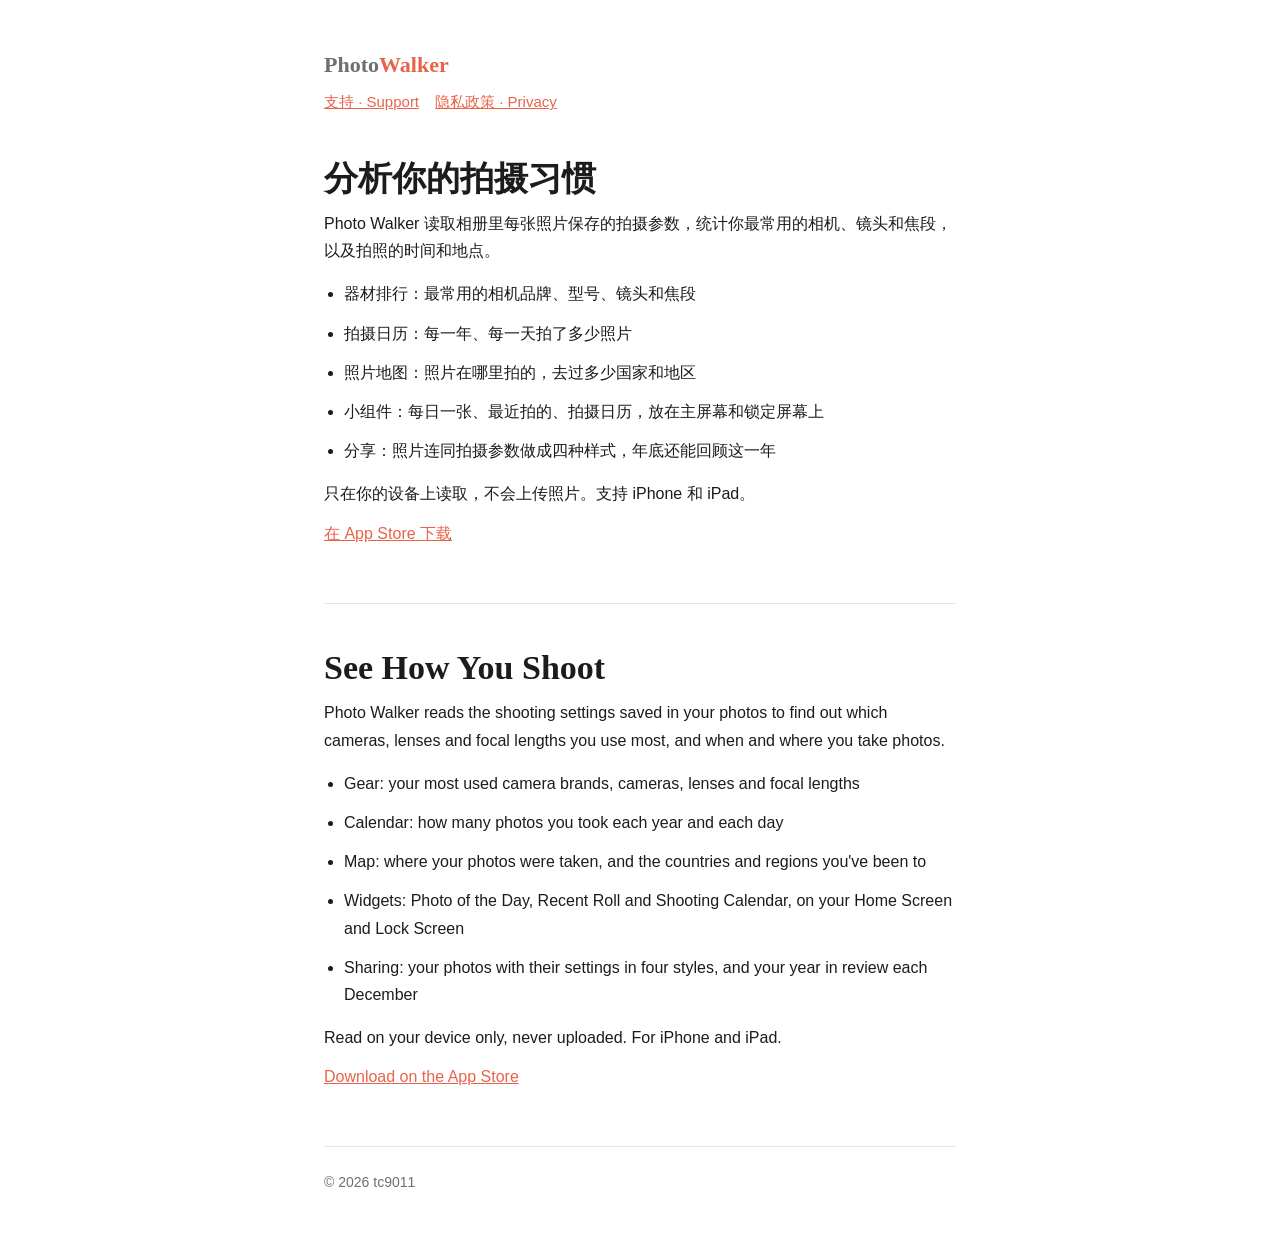
<file: index.html>
<!doctype html>
<html lang="zh-Hans">
  <head>
    <meta charset="utf-8" />
    <meta name="viewport" content="width=device-width, initial-scale=1" />
    <title>Photo Walker</title>
    <meta name="description" content="统计你最常用的相机、镜头和焦段，以及拍照的时间和地点。Find out which cameras, lenses and focal lengths you use most." />
    <link rel="stylesheet" href="style.css" />
  </head>
  <body>
    <main>
      <a class="logo" href="./">Photo<span>Walker</span></a>
      <nav>
        <a href="support/">支持 · Support</a>
        <a href="privacy/">隐私政策 · Privacy</a>
      </nav>

      <section lang="zh-Hans">
        <h1>分析你的拍摄习惯</h1>
        <p>Photo Walker 读取相册里每张照片保存的拍摄参数，统计你最常用的相机、镜头和焦段，以及拍照的时间和地点。</p>
        <ul>
          <li>器材排行：最常用的相机品牌、型号、镜头和焦段</li>
          <li>拍摄日历：每一年、每一天拍了多少照片</li>
          <li>照片地图：照片在哪里拍的，去过多少国家和地区</li>
          <li>小组件：每日一张、最近拍的、拍摄日历，放在主屏幕和锁定屏幕上</li>
          <li>分享：照片连同拍摄参数做成四种样式，年底还能回顾这一年</li>
        </ul>
        <p>只在你的设备上读取，不会上传照片。支持 iPhone 和 iPad。</p>
        <p><a href="https://apps.apple.com/app/id6450378094">在 App Store 下载</a></p>
      </section>

      <section class="lang" lang="en">
        <h1>See How You Shoot</h1>
        <p>
          Photo Walker reads the shooting settings saved in your photos to find out which cameras, lenses and focal lengths
          you use most, and when and where you take photos.
        </p>
        <ul>
          <li>Gear: your most used camera brands, cameras, lenses and focal lengths</li>
          <li>Calendar: how many photos you took each year and each day</li>
          <li>Map: where your photos were taken, and the countries and regions you've been to</li>
          <li>Widgets: Photo of the Day, Recent Roll and Shooting Calendar, on your Home Screen and Lock Screen</li>
          <li>Sharing: your photos with their settings in four styles, and your year in review each December</li>
        </ul>
        <p>Read on your device only, never uploaded. For iPhone and iPad.</p>
        <p><a href="https://apps.apple.com/app/id6450378094">Download on the App Store</a></p>
      </section>

      <footer>© 2026 tc9011</footer>
    </main>
  </body>
</html>
</file>
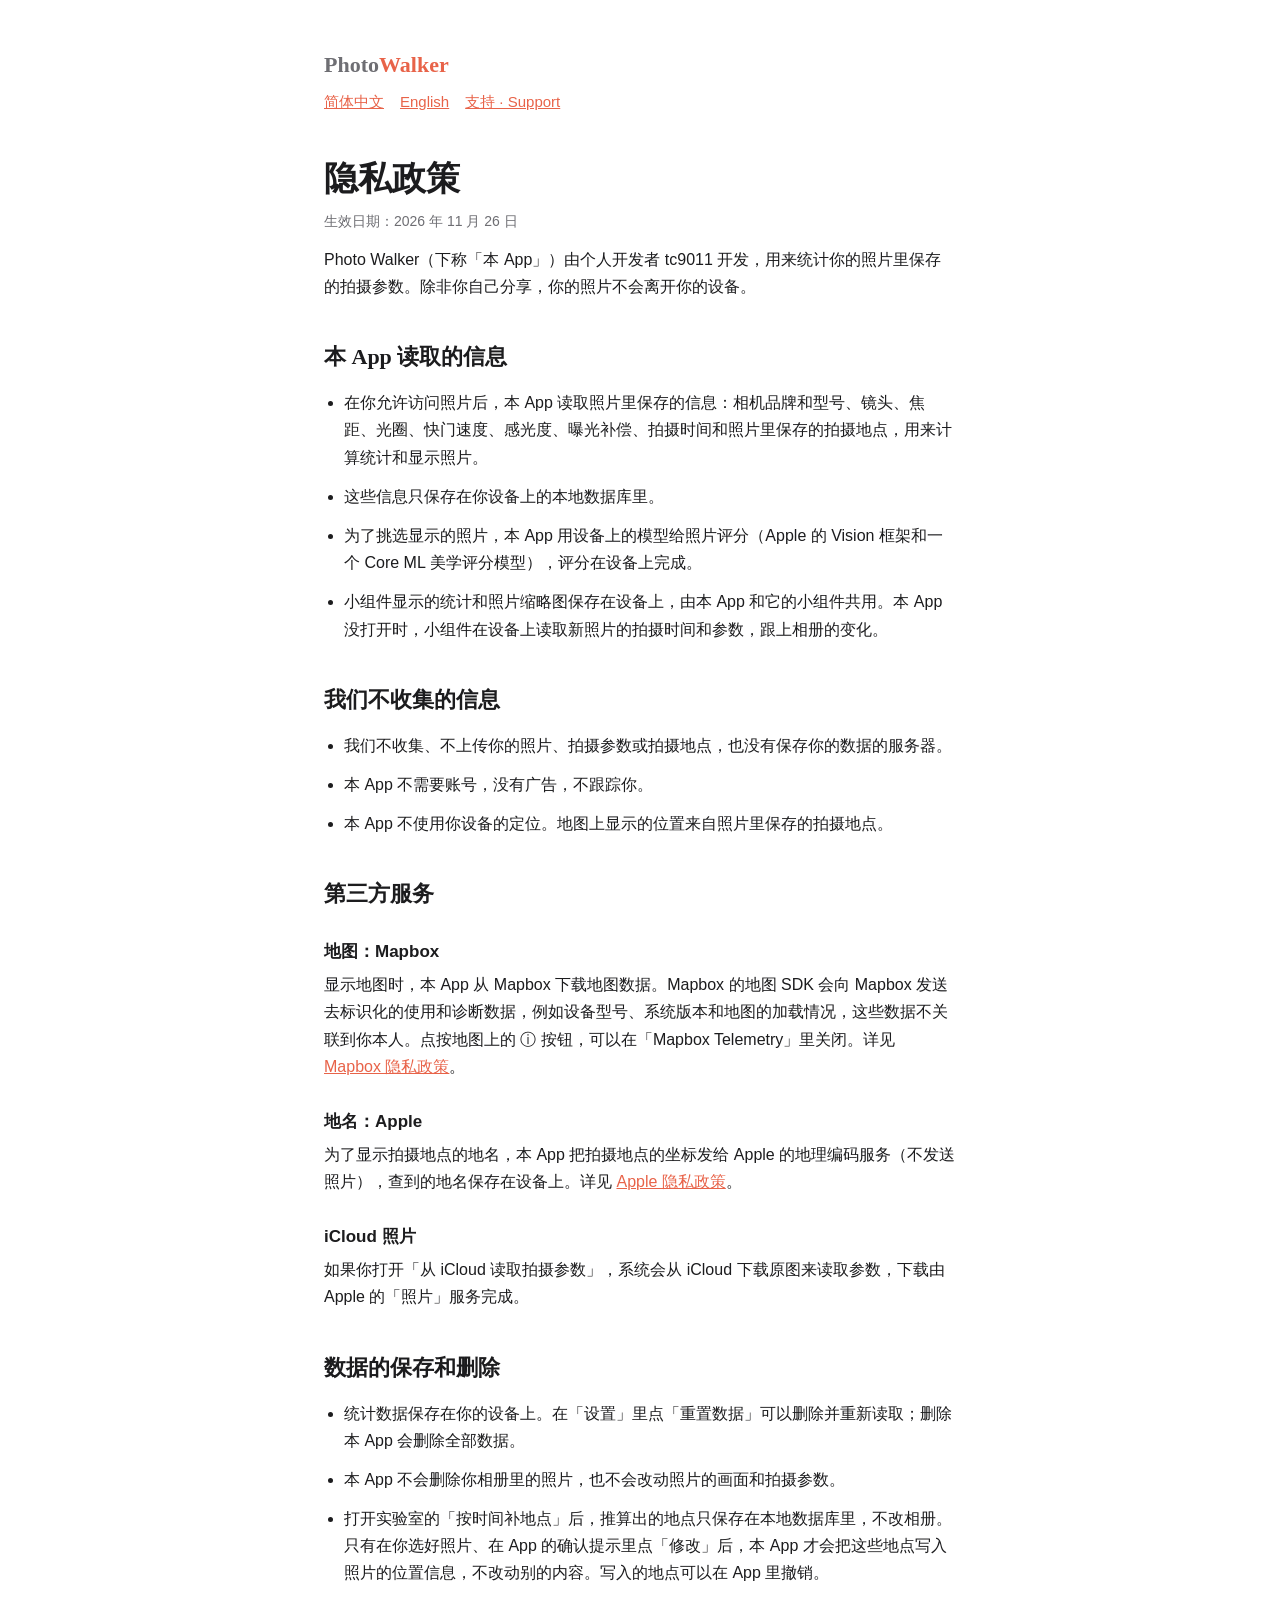
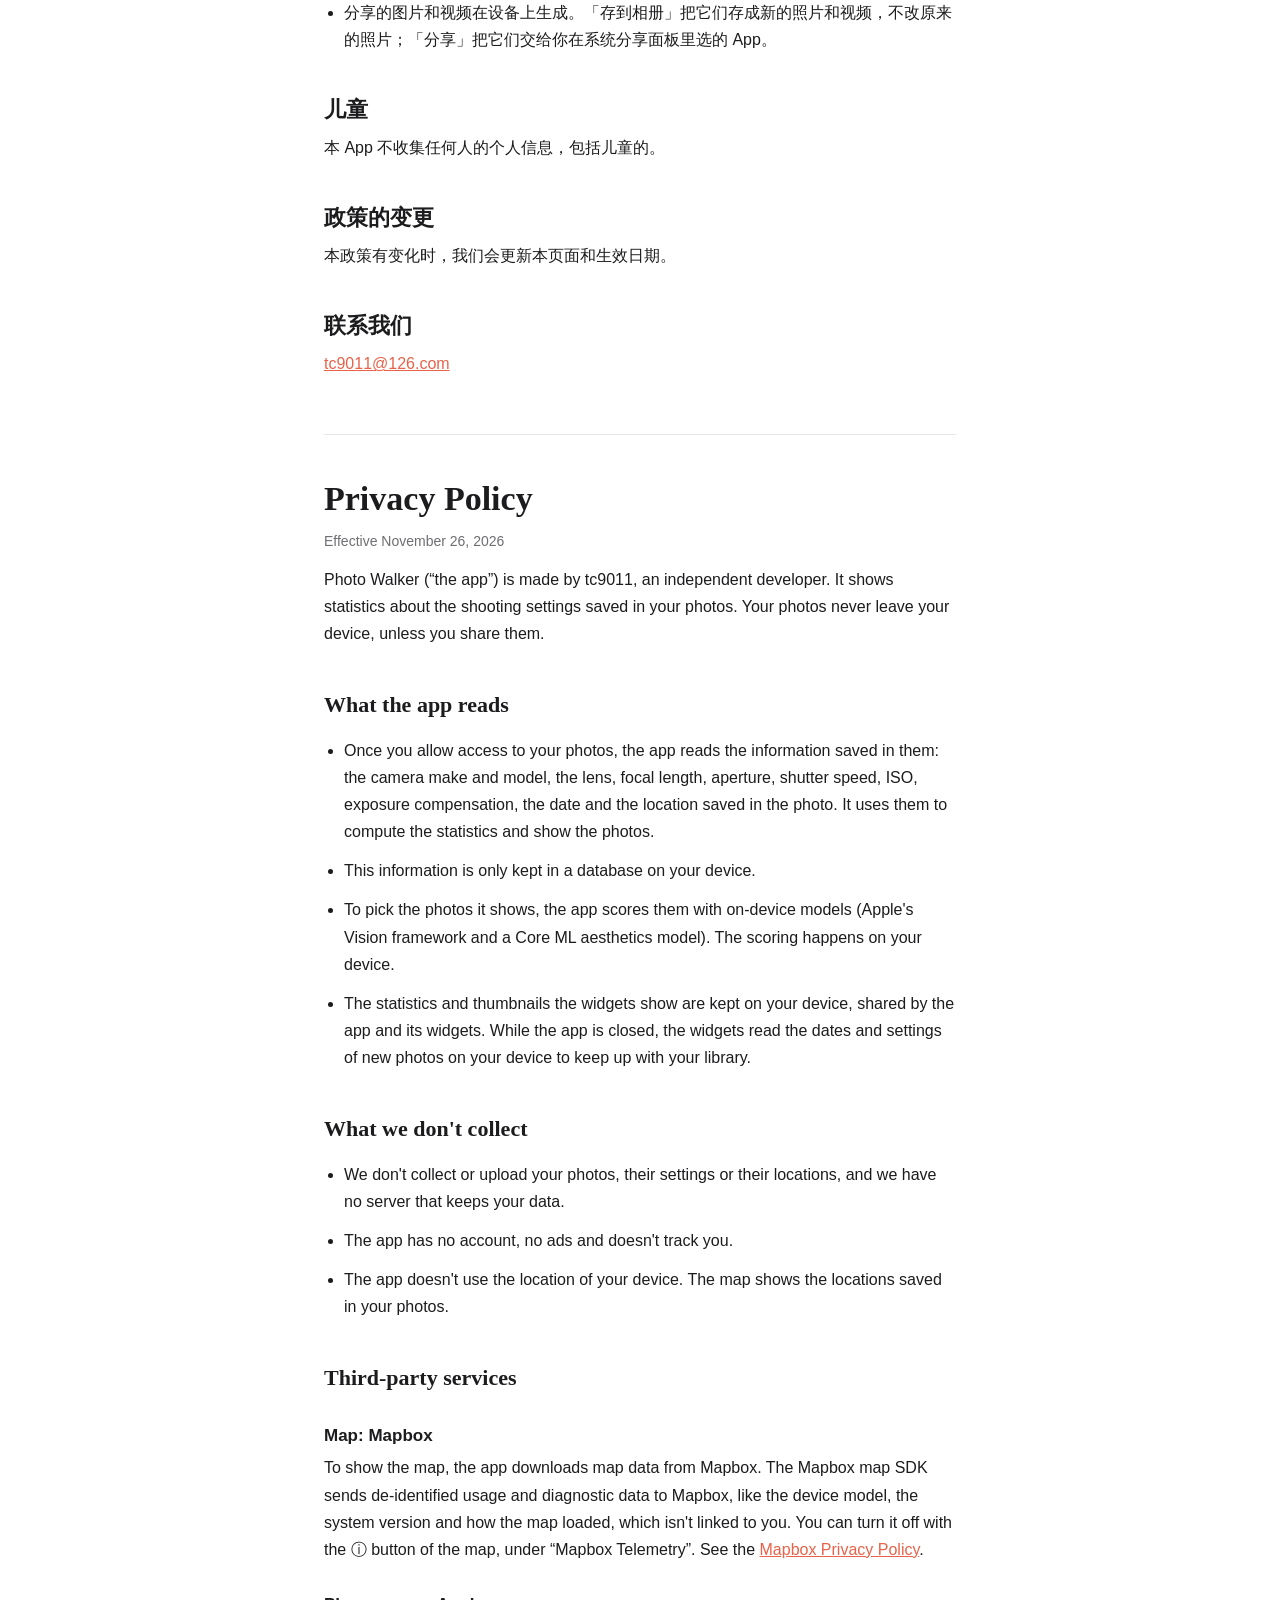
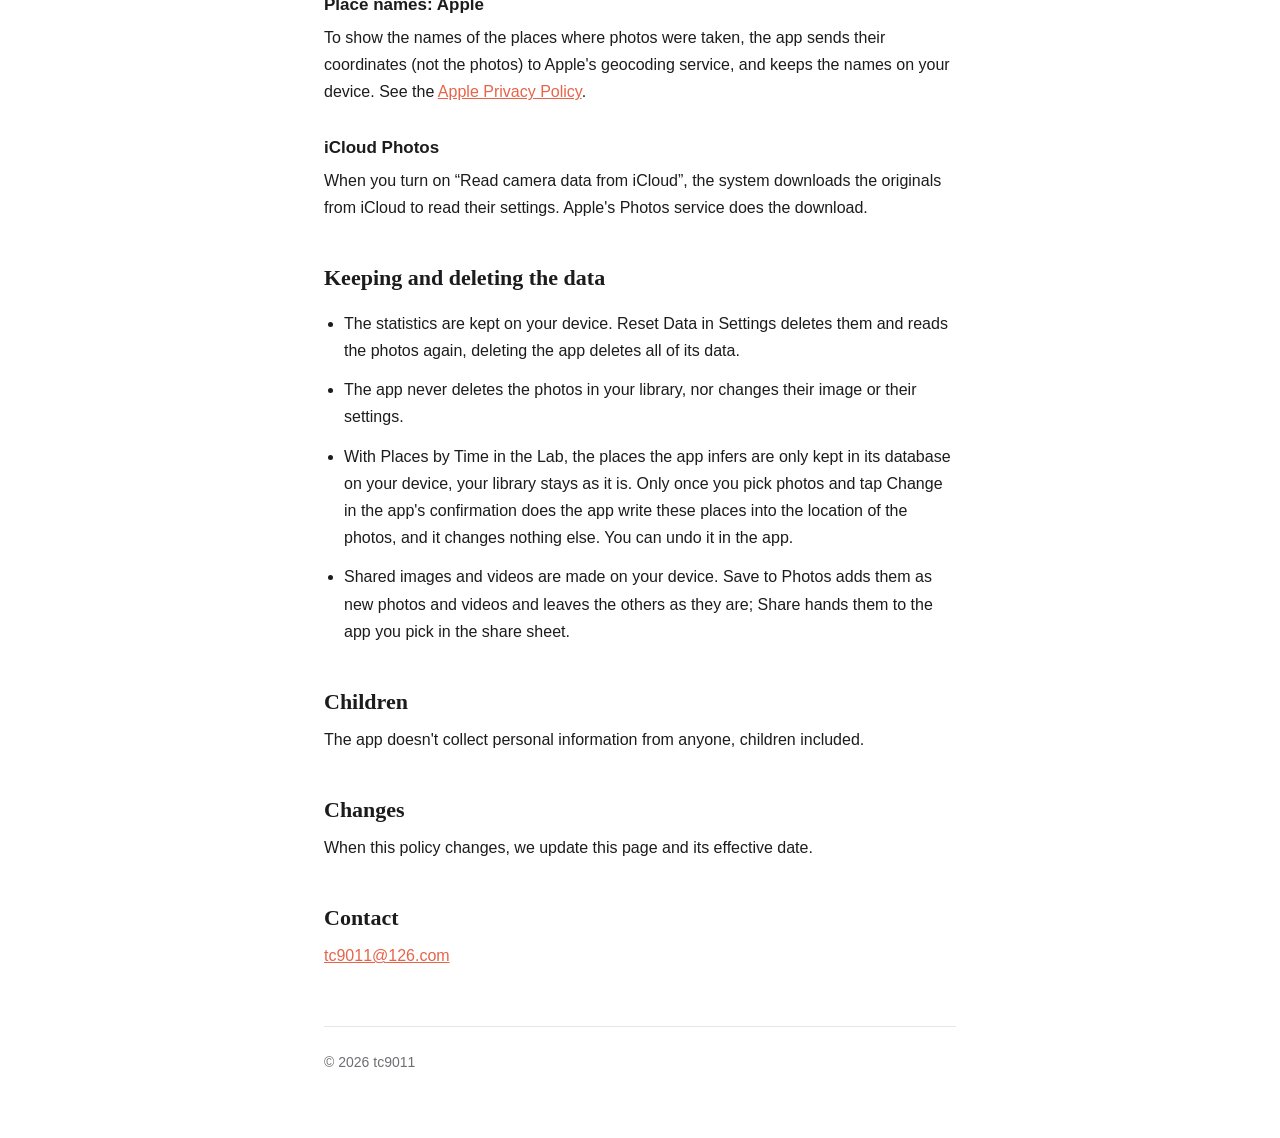
<file: privacy/index.html>
<!doctype html>
<html lang="zh-Hans">
  <head>
    <meta charset="utf-8" />
    <meta name="viewport" content="width=device-width, initial-scale=1" />
    <title>Photo Walker 隐私政策 · Privacy Policy</title>
    <link rel="stylesheet" href="../style.css" />
  </head>
  <body>
    <main>
      <a class="logo" href="../">Photo<span>Walker</span></a>
      <nav>
        <a href="#zh">简体中文</a>
        <a href="#en">English</a>
        <a href="../support/">支持 · Support</a>
      </nav>

      <section id="zh" lang="zh-Hans">
        <h1>隐私政策</h1>
        <p class="meta">生效日期：2026 年 11 月 26 日</p>
        <p>
          Photo Walker（下称「本 App」）由个人开发者 tc9011 开发，用来统计你的照片里保存的拍摄参数。除非你自己分享，你的照片不会离开你的设备。
        </p>

        <h2>本 App 读取的信息</h2>
        <ul>
          <li>
            在你允许访问照片后，本 App 读取照片里保存的信息：相机品牌和型号、镜头、焦距、光圈、快门速度、感光度、曝光补偿、拍摄时间和照片里保存的拍摄地点，用来计算统计和显示照片。
          </li>
          <li>这些信息只保存在你设备上的本地数据库里。</li>
          <li>
            为了挑选显示的照片，本 App 用设备上的模型给照片评分（Apple 的 Vision 框架和一个 Core ML 美学评分模型），评分在设备上完成。
          </li>
          <li>
            小组件显示的统计和照片缩略图保存在设备上，由本 App 和它的小组件共用。本 App 没打开时，小组件在设备上读取新照片的拍摄时间和参数，跟上相册的变化。
          </li>
        </ul>

        <h2>我们不收集的信息</h2>
        <ul>
          <li>我们不收集、不上传你的照片、拍摄参数或拍摄地点，也没有保存你的数据的服务器。</li>
          <li>本 App 不需要账号，没有广告，不跟踪你。</li>
          <li>本 App 不使用你设备的定位。地图上显示的位置来自照片里保存的拍摄地点。</li>
        </ul>

        <h2>第三方服务</h2>
        <h3>地图：Mapbox</h3>
        <p>
          显示地图时，本 App 从 Mapbox 下载地图数据。Mapbox 的地图 SDK 会向 Mapbox 发送去标识化的使用和诊断数据，例如设备型号、系统版本和地图的加载情况，这些数据不关联到你本人。点按地图上的 ⓘ 按钮，可以在「Mapbox Telemetry」里关闭。详见
          <a href="https://www.mapbox.com/legal/privacy">Mapbox 隐私政策</a>。
        </p>
        <h3>地名：Apple</h3>
        <p>
          为了显示拍摄地点的地名，本 App 把拍摄地点的坐标发给 Apple 的地理编码服务（不发送照片），查到的地名保存在设备上。详见
          <a href="https://www.apple.com/legal/privacy/">Apple 隐私政策</a>。
        </p>
        <h3>iCloud 照片</h3>
        <p>
          如果你打开「从 iCloud 读取拍摄参数」，系统会从 iCloud 下载原图来读取参数，下载由 Apple 的「照片」服务完成。
        </p>

        <h2>数据的保存和删除</h2>
        <ul>
          <li>统计数据保存在你的设备上。在「设置」里点「重置数据」可以删除并重新读取；删除本 App 会删除全部数据。</li>
          <li>本 App 不会删除你相册里的照片，也不会改动照片的画面和拍摄参数。</li>
          <li>
            打开实验室的「按时间补地点」后，推算出的地点只保存在本地数据库里，不改相册。只有在你选好照片、在 App 的确认提示里点「修改」后，本 App 才会把这些地点写入照片的位置信息，不改动别的内容。写入的地点可以在 App 里撤销。
          </li>
          <li>
            分享的图片和视频在设备上生成。「存到相册」把它们存成新的照片和视频，不改原来的照片；「分享」把它们交给你在系统分享面板里选的 App。
          </li>
        </ul>

        <h2>儿童</h2>
        <p>本 App 不收集任何人的个人信息，包括儿童的。</p>

        <h2>政策的变更</h2>
        <p>本政策有变化时，我们会更新本页面和生效日期。</p>

        <h2>联系我们</h2>
        <p><a href="mailto:tc9011@126.com">tc9011@126.com</a></p>
      </section>

      <section id="en" class="lang" lang="en">
        <h1>Privacy Policy</h1>
        <p class="meta">Effective November 26, 2026</p>
        <p>
          Photo Walker (“the app”) is made by tc9011, an independent developer. It shows statistics about the shooting
          settings saved in your photos. Your photos never leave your device, unless you share them.
        </p>

        <h2>What the app reads</h2>
        <ul>
          <li>
            Once you allow access to your photos, the app reads the information saved in them: the camera make and model,
            the lens, focal length, aperture, shutter speed, ISO, exposure compensation, the date and the location saved in
            the photo. It uses them to compute the statistics and show the photos.
          </li>
          <li>This information is only kept in a database on your device.</li>
          <li>
            To pick the photos it shows, the app scores them with on-device models (Apple's Vision framework and a Core ML
            aesthetics model). The scoring happens on your device.
          </li>
          <li>
            The statistics and thumbnails the widgets show are kept on your device, shared by the app and its widgets. While
            the app is closed, the widgets read the dates and settings of new photos on your device to keep up with your
            library.
          </li>
        </ul>

        <h2>What we don't collect</h2>
        <ul>
          <li>We don't collect or upload your photos, their settings or their locations, and we have no server that keeps your data.</li>
          <li>The app has no account, no ads and doesn't track you.</li>
          <li>The app doesn't use the location of your device. The map shows the locations saved in your photos.</li>
        </ul>

        <h2>Third-party services</h2>
        <h3>Map: Mapbox</h3>
        <p>
          To show the map, the app downloads map data from Mapbox. The Mapbox map SDK sends de-identified usage and
          diagnostic data to Mapbox, like the device model, the system version and how the map loaded, which isn't linked to
          you. You can turn it off with the ⓘ button of the map, under “Mapbox Telemetry”. See the
          <a href="https://www.mapbox.com/legal/privacy">Mapbox Privacy Policy</a>.
        </p>
        <h3>Place names: Apple</h3>
        <p>
          To show the names of the places where photos were taken, the app sends their coordinates (not the photos) to
          Apple's geocoding service, and keeps the names on your device. See the
          <a href="https://www.apple.com/legal/privacy/">Apple Privacy Policy</a>.
        </p>
        <h3>iCloud Photos</h3>
        <p>
          When you turn on “Read camera data from iCloud”, the system downloads the originals from iCloud to read their
          settings. Apple's Photos service does the download.
        </p>

        <h2>Keeping and deleting the data</h2>
        <ul>
          <li>
            The statistics are kept on your device. Reset Data in Settings deletes them and reads the photos again,
            deleting the app deletes all of its data.
          </li>
          <li>The app never deletes the photos in your library, nor changes their image or their settings.</li>
          <li>
            With Places by Time in the Lab, the places the app infers are only kept in its database on your device, your
            library stays as it is. Only once you pick photos and tap Change in the app's confirmation does the app write
            these places into the location of the photos, and it changes nothing else. You can undo it in the app.
          </li>
          <li>
            Shared images and videos are made on your device. Save to Photos adds them as new photos and videos and
            leaves the others as they are; Share hands them to the app you pick in the share sheet.
          </li>
        </ul>

        <h2>Children</h2>
        <p>The app doesn't collect personal information from anyone, children included.</p>

        <h2>Changes</h2>
        <p>When this policy changes, we update this page and its effective date.</p>

        <h2>Contact</h2>
        <p><a href="mailto:tc9011@126.com">tc9011@126.com</a></p>
      </section>

      <footer>© 2026 tc9011</footer>
    </main>
  </body>
</html>
</file>
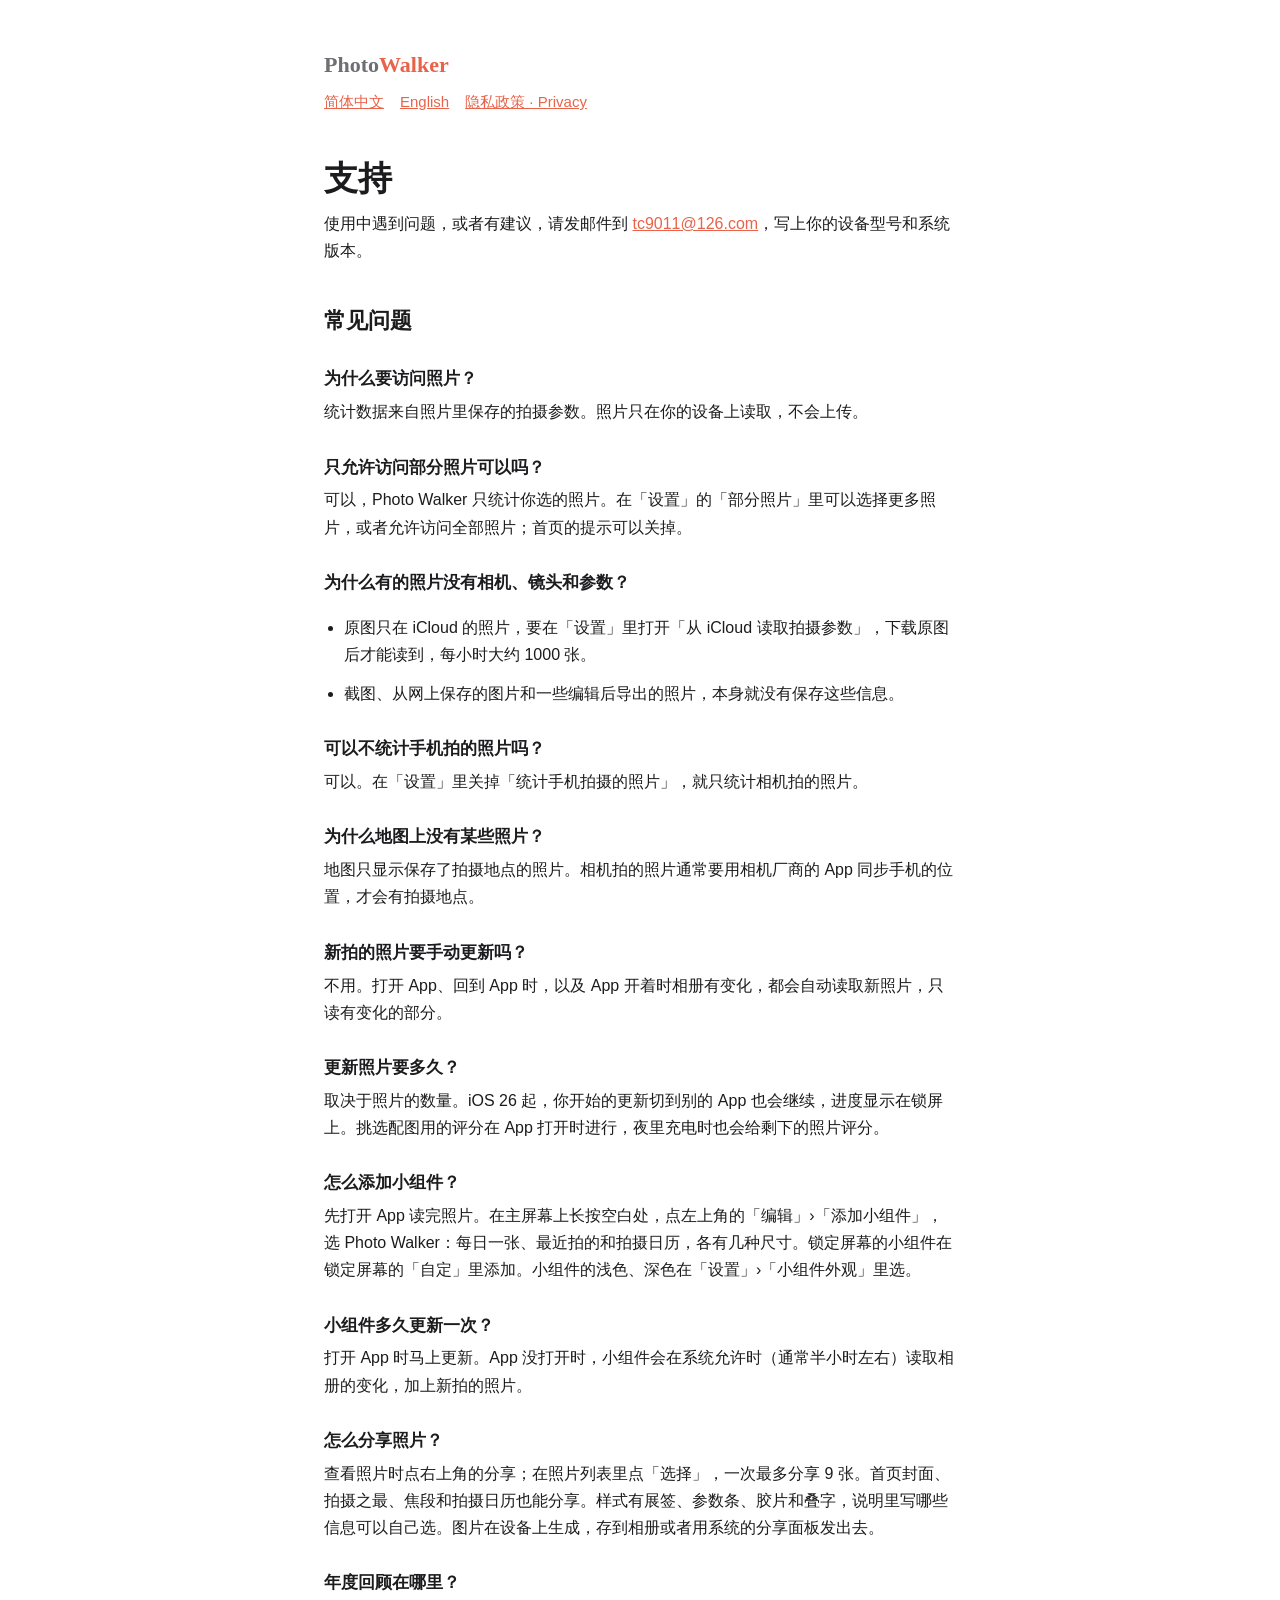
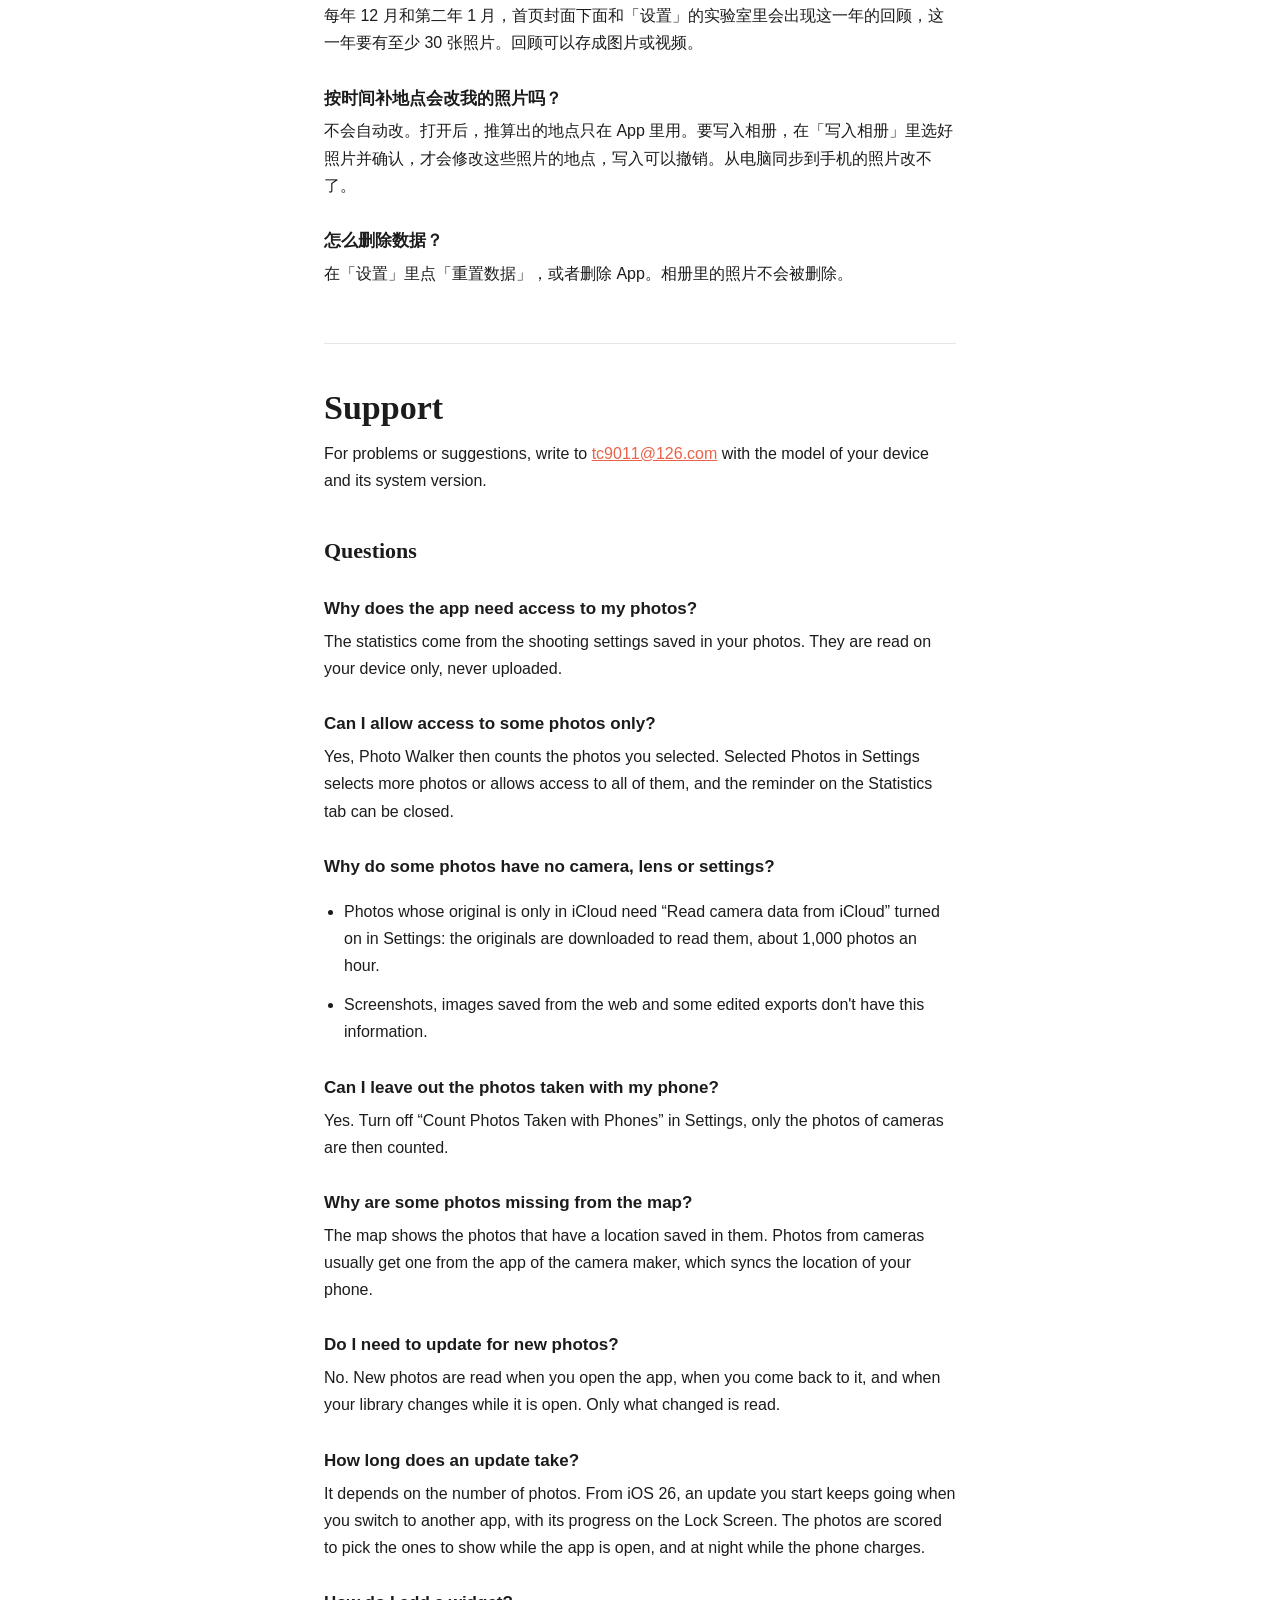
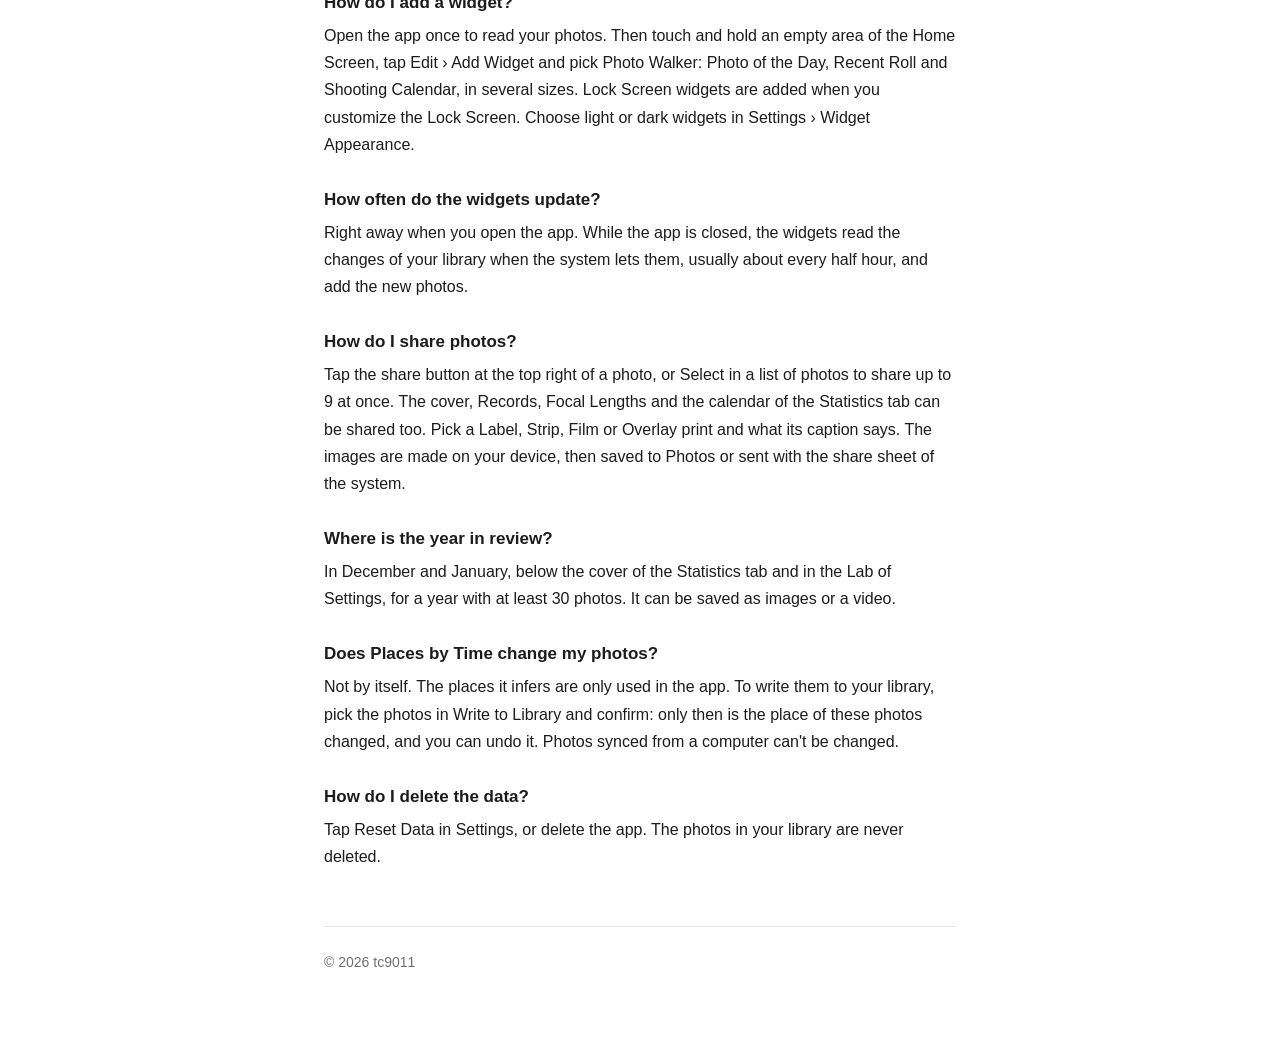
<file: support/index.html>
<!doctype html>
<html lang="zh-Hans">
  <head>
    <meta charset="utf-8" />
    <meta name="viewport" content="width=device-width, initial-scale=1" />
    <title>Photo Walker 支持 · Support</title>
    <link rel="stylesheet" href="../style.css" />
  </head>
  <body>
    <main>
      <a class="logo" href="../">Photo<span>Walker</span></a>
      <nav>
        <a href="#zh">简体中文</a>
        <a href="#en">English</a>
        <a href="../privacy/">隐私政策 · Privacy</a>
      </nav>

      <section id="zh" lang="zh-Hans">
        <h1>支持</h1>
        <p>
          使用中遇到问题，或者有建议，请发邮件到
          <a href="mailto:tc9011@126.com">tc9011@126.com</a>，写上你的设备型号和系统版本。
        </p>

        <h2>常见问题</h2>
        <h3>为什么要访问照片？</h3>
        <p>统计数据来自照片里保存的拍摄参数。照片只在你的设备上读取，不会上传。</p>

        <h3>只允许访问部分照片可以吗？</h3>
        <p>
          可以，Photo Walker 只统计你选的照片。在「设置」的「部分照片」里可以选择更多照片，或者允许访问全部照片；首页的提示可以关掉。
        </p>

        <h3>为什么有的照片没有相机、镜头和参数？</h3>
        <ul>
          <li>原图只在 iCloud 的照片，要在「设置」里打开「从 iCloud 读取拍摄参数」，下载原图后才能读到，每小时大约 1000 张。</li>
          <li>截图、从网上保存的图片和一些编辑后导出的照片，本身就没有保存这些信息。</li>
        </ul>

        <h3>可以不统计手机拍的照片吗？</h3>
        <p>可以。在「设置」里关掉「统计手机拍摄的照片」，就只统计相机拍的照片。</p>

        <h3>为什么地图上没有某些照片？</h3>
        <p>地图只显示保存了拍摄地点的照片。相机拍的照片通常要用相机厂商的 App 同步手机的位置，才会有拍摄地点。</p>

        <h3>新拍的照片要手动更新吗？</h3>
        <p>不用。打开 App、回到 App 时，以及 App 开着时相册有变化，都会自动读取新照片，只读有变化的部分。</p>

        <h3>更新照片要多久？</h3>
        <p>
          取决于照片的数量。iOS 26 起，你开始的更新切到别的 App 也会继续，进度显示在锁屏上。挑选配图用的评分在 App 打开时进行，夜里充电时也会给剩下的照片评分。
        </p>

        <h3>怎么添加小组件？</h3>
        <p>
          先打开 App 读完照片。在主屏幕上长按空白处，点左上角的「编辑」›「添加小组件」，选 Photo Walker：每日一张、最近拍的和拍摄日历，各有几种尺寸。锁定屏幕的小组件在锁定屏幕的「自定」里添加。小组件的浅色、深色在「设置」›「小组件外观」里选。
        </p>

        <h3>小组件多久更新一次？</h3>
        <p>
          打开 App 时马上更新。App 没打开时，小组件会在系统允许时（通常半小时左右）读取相册的变化，加上新拍的照片。
        </p>

        <h3>怎么分享照片？</h3>
        <p>
          查看照片时点右上角的分享；在照片列表里点「选择」，一次最多分享 9 张。首页封面、拍摄之最、焦段和拍摄日历也能分享。样式有展签、参数条、胶片和叠字，说明里写哪些信息可以自己选。图片在设备上生成，存到相册或者用系统的分享面板发出去。
        </p>

        <h3>年度回顾在哪里？</h3>
        <p>
          每年 12 月和第二年 1 月，首页封面下面和「设置」的实验室里会出现这一年的回顾，这一年要有至少 30 张照片。回顾可以存成图片或视频。
        </p>

        <h3>按时间补地点会改我的照片吗？</h3>
        <p>
          不会自动改。打开后，推算出的地点只在 App 里用。要写入相册，在「写入相册」里选好照片并确认，才会修改这些照片的地点，写入可以撤销。从电脑同步到手机的照片改不了。
        </p>

        <h3>怎么删除数据？</h3>
        <p>在「设置」里点「重置数据」，或者删除 App。相册里的照片不会被删除。</p>
      </section>

      <section id="en" class="lang" lang="en">
        <h1>Support</h1>
        <p>
          For problems or suggestions, write to <a href="mailto:tc9011@126.com">tc9011@126.com</a> with the model of
          your device and its system version.
        </p>

        <h2>Questions</h2>
        <h3>Why does the app need access to my photos?</h3>
        <p>The statistics come from the shooting settings saved in your photos. They are read on your device only, never uploaded.</p>

        <h3>Can I allow access to some photos only?</h3>
        <p>
          Yes, Photo Walker then counts the photos you selected. Selected Photos in Settings selects more photos or allows
          access to all of them, and the reminder on the Statistics tab can be closed.
        </p>

        <h3>Why do some photos have no camera, lens or settings?</h3>
        <ul>
          <li>
            Photos whose original is only in iCloud need “Read camera data from iCloud” turned on in Settings: the
            originals are downloaded to read them, about 1,000 photos an hour.
          </li>
          <li>Screenshots, images saved from the web and some edited exports don't have this information.</li>
        </ul>

        <h3>Can I leave out the photos taken with my phone?</h3>
        <p>Yes. Turn off “Count Photos Taken with Phones” in Settings, only the photos of cameras are then counted.</p>

        <h3>Why are some photos missing from the map?</h3>
        <p>
          The map shows the photos that have a location saved in them. Photos from cameras usually get one from the app of
          the camera maker, which syncs the location of your phone.
        </p>

        <h3>Do I need to update for new photos?</h3>
        <p>
          No. New photos are read when you open the app, when you come back to it, and when your library changes while it
          is open. Only what changed is read.
        </p>

        <h3>How long does an update take?</h3>
        <p>
          It depends on the number of photos. From iOS 26, an update you start keeps going when you switch to another app,
          with its progress on the Lock Screen. The photos are scored to pick the ones to show while the app is open, and
          at night while the phone charges.
        </p>

        <h3>How do I add a widget?</h3>
        <p>
          Open the app once to read your photos. Then touch and hold an empty area of the Home Screen, tap Edit › Add
          Widget and pick Photo Walker: Photo of the Day, Recent Roll and Shooting Calendar, in several sizes. Lock Screen
          widgets are added when you customize the Lock Screen. Choose light or dark widgets in Settings › Widget
          Appearance.
        </p>

        <h3>How often do the widgets update?</h3>
        <p>
          Right away when you open the app. While the app is closed, the widgets read the changes of your library when the
          system lets them, usually about every half hour, and add the new photos.
        </p>

        <h3>How do I share photos?</h3>
        <p>
          Tap the share button at the top right of a photo, or Select in a list of photos to share up to 9 at once. The
          cover, Records, Focal Lengths and the calendar of the Statistics tab can be shared too. Pick a Label, Strip, Film
          or Overlay print and what its caption says. The images are made on your device, then saved to Photos or sent
          with the share sheet of the system.
        </p>

        <h3>Where is the year in review?</h3>
        <p>
          In December and January, below the cover of the Statistics tab and in the Lab of Settings, for a year with at
          least 30 photos. It can be saved as images or a video.
        </p>

        <h3>Does Places by Time change my photos?</h3>
        <p>
          Not by itself. The places it infers are only used in the app. To write them to your library, pick the photos
          in Write to Library and confirm: only then is the place of these photos changed, and you can undo it. Photos
          synced from a computer can't be changed.
        </p>

        <h3>How do I delete the data?</h3>
        <p>Tap Reset Data in Settings, or delete the app. The photos in your library are never deleted.</p>
      </section>

      <footer>© 2026 tc9011</footer>
    </main>
  </body>
</html>
</file>
<file: style.css>
:root {
  color-scheme: light dark;
  --bg: #ffffff;
  --text: #1c1c1e;
  --muted: #6e6e73;
  --line: #e5e5ea;
  --accent: #e86349;
  --serif: 'Noto Serif SC', 'Songti SC', 'STSong', Georgia, serif;
  --sans: -apple-system, BlinkMacSystemFont, 'PingFang SC', 'Noto Sans SC', 'Helvetica Neue', sans-serif;
}

@media (prefers-color-scheme: dark) {
  :root {
    --bg: #000000;
    --text: #f2f2f7;
    --muted: #98989d;
    --line: #2c2c2e;
  }
}

* {
  box-sizing: border-box;
}

body {
  margin: 0;
  background: var(--bg);
  color: var(--text);
  font: 16px/1.7 var(--sans);
  -webkit-text-size-adjust: 100%;
}

main {
  max-width: 680px;
  margin: 0 auto;
  padding: 48px 24px 64px;
}

.logo {
  font: 600 22px/1.5 var(--serif);
  color: var(--muted);
  text-decoration: none;
}

.logo span {
  color: var(--accent);
}

nav {
  display: flex;
  gap: 16px;
  margin: 8px 0 40px;
  font-size: 15px;
}

nav a,
a {
  color: var(--accent);
}

h1 {
  font: 700 34px/1.4 var(--serif);
  margin: 0 0 8px;
}

h2 {
  font: 700 22px/1.5 var(--serif);
  margin: 40px 0 8px;
}

h3 {
  font-size: 17px;
  margin: 28px 0 4px;
}

p,
li {
  margin: 0 0 12px;
}

ul {
  padding-left: 20px;
}

.meta {
  color: var(--muted);
  font-size: 14px;
}

.lang {
  border-top: 1px solid var(--line);
  margin-top: 56px;
  padding-top: 40px;
}

footer {
  border-top: 1px solid var(--line);
  margin-top: 56px;
  padding-top: 24px;
  color: var(--muted);
  font-size: 14px;
}
</file>
